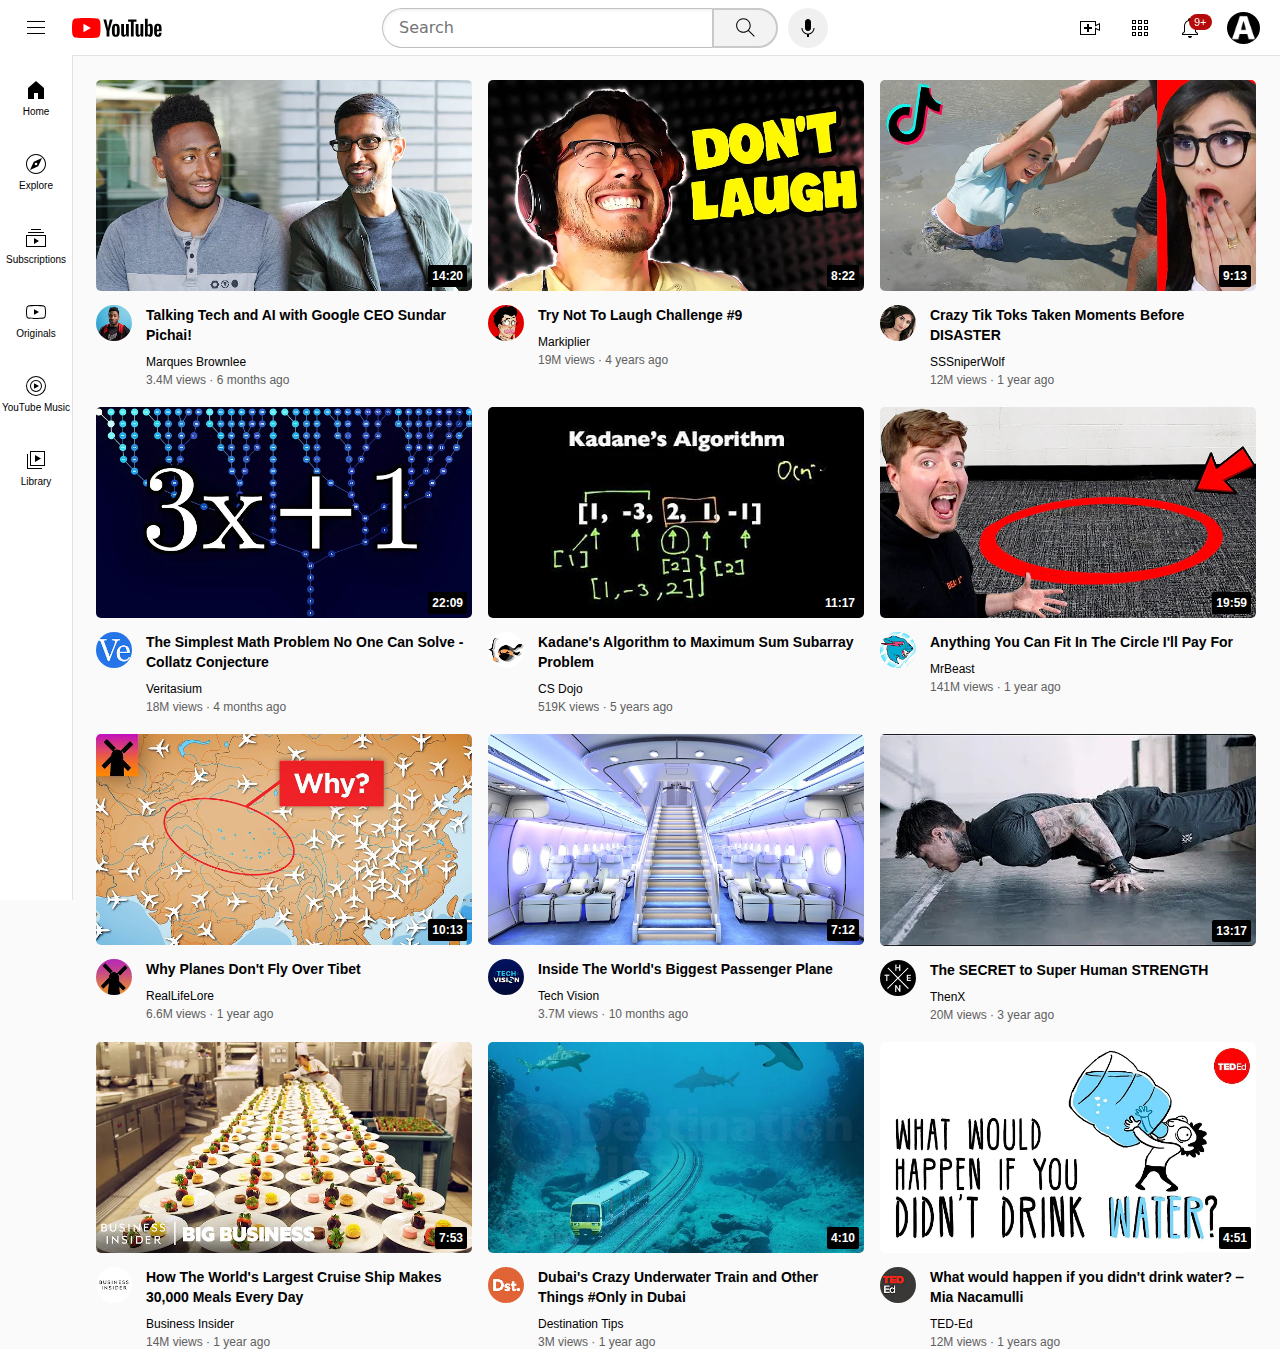
<file: index.html>
<!DOCTYPE html>
<html lang="en">
    <head>
    
        <meta charset="UTF-8">
        <meta name="viewport"
        content="width=device-width, initial-scale=1.0">
        <link rel="stylesheet" href="styles/videos.css">
        <link rel="stylesheet" href="styles/header.css">
        <link rel="stylesheet" href="styles/sidebar.css">
        <link rel="stylesheet" href="styles/general.css">
        <link rel="preconnect" href="https://fonts.googleapis.com">
        <link rel="preconnect" href="https://fonts.gstatic.com" crossorigin>
        <link href="https://fonts.googleapis.com/css2?family=Montserrat:ital,wght@0,100..900;1,100..900&display=swap" rel="stylesheet">
        <title>youtube.com</title>
    
    </head>

    <body>
        <!--Youtube Header Page-->

        <div class="header">

            <!--Header Left Section-->
            <div class="left-section">
                <img class="menu" src="images/header_icons/3-vertical-lines.svg" alt="image">
                <img class="youtube-logo" src="images/header_icons/Youtube-logo.svg" alt="YouTube">
            </div>

            <!--Header Middle Section-->
            <div class="middle-section">
                <input class="search-bar " type="text" placeholder="Search">
                <button class="search-button">
                    <img class="search-button-icon" src="images/header_icons/search-icon.svg" alt="image">
                    <div>
                        <p class="tooltip">
                            Search
                        </p>
                    </div>
                </button>
                <button class="voice-search-button">
                    <img class="voice-search-button-icon" src="images/header_icons/voice-search-icon.svg" alt="image">
                    <div>
                        <p class="tooltip">
                            Search with your voice
                        </p>
                    </div>
                </button>
            </div>

            <!--Header Right Section-->
            <div class="right-section">
                <div class="upload-icon-container">
                    <img class="upload-icon" src="images/header_icons/right-header-icon-1.svg" alt="image">
                    <div>
                        <p class="tooltip">
                            Create
                        </p>
                    </div>
                </div>

                <div class="youtube-apps-icon-container">
                    <img class="youtube-apps-icon" src="images/header_icons/right-header-icon-2.svg" alt="image">
                    <div>
                        <p class="tooltip">
                            YouTube Apps
                        </p>
                    </div>
                </div>

                <div class="notification-icon-container">
                    <img class="notification-icon" src="images/header_icons/right_header_icon_3.svg" alt="image">
                    <div>
                        <p class="tooltip">
                            Notifications
                        </p>
                    </div>
                    <div>
                        <p class="notification-count">
                            9&#43;
                        </p>
                    </div>
                </div>
                <img class="my-channel-icon" src="images/channels/my-channel.png" alt="image">
            </div>
        </div>

        <!--Header End-->



        <!--YouTube Sidebar-->


        <div class="sidebar">

            <!--Sidebar Icon 1-->
            <div class="sidebar-link">
                <img src="images/sidebar_icons/sbi-1.svg" alt="icon">
                <div>
                    <p>
                        Home
                    </p>
                </div>
            </div>

            <!--Sidebar Icon 2-->
            <div class="sidebar-link">
                <img src="images/sidebar_icons/sbi-2.svg" alt="icon">
                <div>
                    <p>
                        Explore
                    </p>
                </div>
            </div>

            <!--Sidebar Icon 3-->
            <div class="sidebar-link">
                <img src="images/sidebar_icons/sbi-3.svg" alt="icon">
                <div>
                    <p>
                        Subscriptions
                    </p>
                </div>
            </div>

            <!--Sidebar Icon 4-->
            <div class="sidebar-link">
                <img src="images/sidebar_icons/sbi-4.svg" alt="icon">
                <div>
                    <p>
                        Originals
                    </p>
                </div>
            </div>

            <!--Sidebar Icon 5-->
            <div class="sidebar-link">
                <img src="images/sidebar_icons/sbi-5.svg" alt="icon">
                <div>
                    <p>
                        YouTube Music
                    </p>
                </div>
            </div>

            <!--Sidebar Icon 6-->
            <div class="sidebar-link">
                <img src="images/sidebar_icons/sbi-6.svg" alt="icon">
                <div>
                    <p>
                        Library
                    </p>
                </div>
            </div>

        </div>

        <!--Sidebar End-->



        <!--YouTube Video Grid-->

        <div class="video-grid">
            
            <!--1st Video Start-->
            <div class="video-card">
                <div class="thumbnail-container">
                    <a href="https://www.youtube.com/watch?v=n2RNcPRtAiY"> <!--Video Link-->
                        <img class="thumbnail" src="images/thumbnails/thumbnail-1.webp"> <!--Video-Thumbnail-->
                    </a>
                    <div class="video-time">
                        <p>
                            14&#58;20
                        </p>
                    </div>
                </div>
                <div class="video-info-grid">
                    <div class="channel-profile-pic-container">
                        <a href="https://www.youtube.com/c/mkbhd"> <!--Channel Link-->
                            <img class="channel-profile-pic" src="images/channels/channel-1-logo.jpeg" alt="channel-1"> <!--Channel-logo-->
                        </a>
                    </div>
                    <div class="video-info">
                        <p class="video-title">
                            <a class="video-link" href="https://www.youtube.com/watch?v=n2RNcPRtAiY"> <!--Video Link-->
                                Talking Tech and AI with Google CEO Sundar Pichai&#33;
                            </a>
                        </p>
                        <p class="channel-name">
                            <a class="channel-link" href="https://www.youtube.com/c/mkbhd"> <!--Channel Link-->
                                Marques Brownlee
                            </a>
                        </p>
                        <p class="video-stats">
                            3.4M views &#183; 6 months ago
                        </p>
                    </div>
                </div>
            </div>
            <!--1st Video End-->


            <!--2nd Video Start-->
            <div class="video-card">
                <div class="thumbnail-container">
                    <a href="https://www.youtube.com/watch?v=mP0RAo9SKZk"> <!--Video Link-->
                        <img class="thumbnail" src="images/thumbnails/thumbnail-2.webp"> <!--Video-Thumbnail-->
                    </a>
                    <div class="video-time"> <!--Video Play Time-->
                        <p>
                            8&#58;22 
                        </p>
                    </div>
                </div>
                <div class="video-info-grid">
                    <div class="channel-profile-pic-container">
                        <a href="https://www.youtube.com/c/markiplier"> <!--Channel Link-->
                            <img class="channel-profile-pic" src="images/channels/channel-2-logo.jpeg" alt="channel-2"> <!--Channel-logo-->
                        </a>
                    </div>
                    <div class="video-info">
                        <p class="video-title">
                            <a class="video-link" href="https://www.youtube.com/watch?v=mP0RAo9SKZk"> <!--Video Link-->
                                Try Not To Laugh Challenge &#35;9
                            </a>
                        </p>
                        <p class="channel-name">
                            <a class="channel-link" href="https://www.youtube.com/c/markiplier"> <!--Channel Link-->
                                Markiplier
                            </a>
                        </p>
                        <p class="video-stats">
                            19M views &#183; 4 years ago
                        </p>
                    </div>
                </div>
            </div>
            <!--2nd Video End-->

            <!--3rd Video Start-->
            <div class="video-card">
                <div class="thumbnail-container">
                    <a href="https://www.youtube.com/watch?v=FgjPQQeTh1w"> <!--Video Link-->
                        <img class="thumbnail" src="images/thumbnails/thumbnail-3.webp"> <!--Video-Thumbnail-->
                    </a>
                    <div class="video-time"> <!--Video Play Time-->
                        <p>
                            9&#58;13
                        </p>
                    </div>
                </div>
                <div class="video-info-grid">
                    <div class="channel-profile-pic-container">
                        <a href="https://www.youtube.com/user/SSSniperWolf"> <!--Channel Link-->
                            <img class="channel-profile-pic" src="images/channels/channel-3-logo.jpeg" alt="channel-3"> <!--Channel-logo-->
                        </a>
                    </div>
                    <div class="video-info">
                        <p class="video-title">
                            <a class="video-link" href="https://www.youtube.com/watch?v=FgjPQQeTh1w"> <!--Video Link-->
                                Crazy Tik Toks Taken Moments Before DISASTER
                            </a>
                        </p>
                        <p class="channel-name">
                            <a class="channel-link" href="https://www.youtube.com/user/SSSniperWolf"> <!--Channel Link-->
                                SSSniperWolf
                            </a>
                        </p>
                        <p class="video-stats">
                            12M views &#183; 1 year ago
                        </p>
                    </div>
                </div>
            </div>
            <!--3rd Video End-->


            <!--4th Video Start-->
            <div class="video-card">
                <div class="thumbnail-container">
                    <a href="https://www.youtube.com/watch?v=094y1Z2wpJg"> <!--Video Link-->
                        <img class="thumbnail" src="images/thumbnails/thumbnail-4.webp"> <!--Video-Thumbnail-->
                    </a>
                    <div class="video-time"> <!--Video Play Time-->
                        <p>
                            22&#58;09 
                        </p>
                    </div>
                </div>
                <div class="video-info-grid">
                    <div class="channel-profile-pic-container">
                        <a href="https://www.youtube.com/c/veritasium"> <!--Channel Link-->
                            <img class="channel-profile-pic" src="images/channels/channel-4-logo.jpeg" alt="channel-1"> <!--Channel-logo-->
                        </a>
                    </div>
                    <div class="video-info">
                        <p class="video-title">
                            <a class="video-link" href="https://www.youtube.com/watch?v=094y1Z2wpJg"> <!--Video Link-->
                                The Simplest Math Problem No One Can Solve - Collatz Conjecture
                            </a>
                        </p>
                        <p class="channel-name">
                            <a class="channel-link" href="https://www.youtube.com/c/veritasium"> <!--Channel Link-->
                                Veritasium
                            </a>
                        </p>
                        <p class="video-stats">
                            18M views &#183; 4 months ago
                        </p>
                    </div>
                </div>
            </div>
            <!--4th Video End-->

            <!--5th Video Start-->
            <div class="video-card">
                <div class="thumbnail-container">
                    <a href="https://www.youtube.com/watch?v=86CQq3pKSUw"> <!--Video Link-->
                        <img class="thumbnail" src="images/thumbnails/thumbnail-5.webp"> <!--Video-Thumbnail-->
                    </a>
                    <div class="video-time"> <!--Video Play Time-->
                        <p>
                            11&#58;17
                        </p>
                    </div>
                </div>
                <div class="video-info-grid">
                    <div class="channel-profile-pic-container">
                        <a href="https://www.youtube.com/c/CSDojo"> <!--Channel Link-->
                            <img class="channel-profile-pic" src="images/channels/channel-5-logo.jpeg" alt="channel-5"> <!--Channel-logo-->
                        </a>
                    </div>
                    <div class="video-info">
                        <p class="video-title">
                            <a class="video-link" href="https://www.youtube.com/watch?v=86CQq3pKSUw"> <!--Video Link-->
                                Kadane&#39;s Algorithm to Maximum Sum Subarray Problem
                            </a>
                        </p>
                        <p class="channel-name">
                            <a class="channel-link" href="https://www.youtube.com/c/CSDojo"> <!--Channel Link-->
                                CS Dojo
                            </a>
                        </p>
                        <p class="video-stats">
                            519K views &#183; 5 years ago
                        </p>
                    </div>
                </div>
            </div>
            <!--5th Video End-->


            <!--6th Video Start-->
            <div class="video-card">
                <div class="thumbnail-container">
                    <a href="https://www.youtube.com/watch?v=yXWw0_UfSFg"> <!--Video Link-->
                        <img class="thumbnail" src="images/thumbnails/thumbnail-6.webp"> <!--Video-Thumbnail-->
                    </a>
                    <div class="video-time"> <!--Video Play Time-->
                        <p>
                            19&#58;59
                        </p>
                    </div>
                </div>
                <div class="video-info-grid">
                    <div class="channel-profile-pic-container">
                        <a href="https://www.youtube.com/channel/UCX6OQ3DkcsbYNE6H8uQQuVA"> <!--Channel Link-->
                            <img class="channel-profile-pic" src="images/channels/channel-6-logo.jpeg" alt="channel-6"> <!--Channel-logo-->
                        </a>
                    </div>
                    <div class="video-info">
                        <p class="video-title">
                            <a class="video-link" href="https://www.youtube.com/watch?v=yXWw0_UfSFg"> <!--Video Link-->
                                Anything You Can Fit In The Circle I&#39;ll Pay For
                            </a>
                        </p>
                        <p class="channel-name">
                            <a class="channel-link" href="https://www.youtube.com/channel/UCX6OQ3DkcsbYNE6H8uQQuVA"> <!--Channel Link-->
                                MrBeast
                            </a>
                        </p>
                        <p class="video-stats">
                            141M views &#183; 1 year ago
                        </p>
                    </div>
                </div>
            </div>
            <!--6th Video End-->


            <!--7th Video Start-->
            <div class="video-card">
                <div class="thumbnail-container">
                    <a href="https://www.youtube.com/watch?v=fNVa1qMbF9Y"> <!--Video Link-->
                        <img class="thumbnail" src="images/thumbnails/thumbnail-7.webp"> <!--Video-Thumbnail-->
                    </a>
                    <div class="video-time">
                        <p>
                            10&#58;13
                        </p>
                    </div>
                </div>
                <div class="video-info-grid">
                    <div class="channel-profile-pic-container">
                        <a href="https://www.youtube.com/channel/UCP5tjEmvPItGyLhmjdwP7Ww"> <!--Channel Link-->
                            <img class="channel-profile-pic" src="images/channels/channel-7-logo.jpeg" alt="channel-7"> <!--Channel-logo-->
                        </a>
                    </div>
                    <div class="video-info">
                        <p class="video-title">
                            <a class="video-link" href="https://www.youtube.com/watch?v=fNVa1qMbF9Y"> <!--Video Link-->
                                Why Planes Don&#39;t Fly Over Tibet
                            </a>
                        </p>
                        <p class="channel-name">
                            <a class="channel-link" href="https://www.youtube.com/channel/UCP5tjEmvPItGyLhmjdwP7Ww"> <!--Channel Link-->
                                RealLifeLore
                            </a>
                        </p>
                        <p class="video-stats">
                            6.6M views &#183; 1 year ago
                        </p>
                    </div>
                </div>
            </div>
            <!--7th Video End-->


            <!--8th Video Start-->
            <div class="video-card">
                <div class="thumbnail-container">
                    <a href="https://www.youtube.com/watch?v=lFm4EM1juls"> <!--Video Link-->
                        <img class="thumbnail" src="images/thumbnails/thumbnail-8.webp"> <!--Video-Thumbnail-->
                    </a>
                    <div class="video-time"> <!--Video Play Time-->
                        <p>
                            7&#58;12
                        </p>
                    </div>
                </div>
                <div class="video-info-grid">
                    <div class="channel-profile-pic-container">
                        <a href="https://www.youtube.com/channel/UCHAK6CyegY22Zj2GWrcaIxg"> <!--Channel Link-->
                            <img class="channel-profile-pic" src="images/channels/channel-8-logo.jpeg" alt="channel-8"> <!--Channel-logo-->
                        </a>
                    </div>
                    <div class="video-info">
                        <p class="video-title">
                            <a class="video-link" href="https://www.youtube.com/watch?v=lFm4EM1juls"> <!--Video Link-->
                                Inside The World&#39;s Biggest Passenger Plane
                            </a>
                        </p>
                        <p class="channel-name">
                            <a class="channel-link" href="https://www.youtube.com/channel/UCHAK6CyegY22Zj2GWrcaIxg"> <!--Channel Link-->
                                Tech Vision
                            </a>
                        </p>
                        <p class="video-stats">
                            3.7M views &#183; 10 months ago
                        </p>
                    </div>
                </div>
            </div>
            <!--8th Video End-->

            <!--9th Video Start-->
            <div class="video-card">
                <div class="thumbnail-container">
                    <a href="https://www.youtube.com/watch?v=ixmxOlcrlUc"> <!--Video Link-->
                        <img class="thumbnail" src="images/thumbnails/thumbnail-9.webp"> <!--Video-Thumbnail-->
                    </a>
                    <div class="video-time"> <!--Video Play Time-->
                        <p>
                            13&#58;17
                        </p>
                    </div>
                </div>
                <div class="video-info-grid">
                    <div class="channel-profile-pic-container">
                        <a href="https://www.youtube.com/c/OFFICIALTHENXSTUDIOS"> <!--Channel Link-->
                            <img class="channel-profile-pic" src="images/channels/channel-9-logo.jpeg" alt="channel-9"> <!--Channel-logo-->
                        </a>
                    </div>
                    <div class="video-info">
                        <p class="video-title">
                            <a class="video-link" href="https://www.youtube.com/watch?v=ixmxOlcrlUc"> <!--Video Link-->
                                The SECRET to Super Human STRENGTH
                            </a>
                        </p>
                        <p class="channel-name">
                            <a class="channel-link" href="https://www.youtube.com/c/OFFICIALTHENXSTUDIOS"> <!--Channel Link-->
                                ThenX
                            </a>
                        </p>
                        <p class="video-stats">
                            20M views &#183; 3 year ago
                        </p>
                    </div>
                </div>
            </div>
            <!--9th Video End-->


            <!--10th Video Start-->
            <div class="video-card">
                <div class="thumbnail-container">
                    <a href="https://www.youtube.com/watch?v=R2vXbFp5C9o"> <!--Video Link-->
                        <img class="thumbnail" src="images/thumbnails/thumbnail-10.webp"> <!--Video-Thumbnail-->
                    </a>
                    <div class="video-time"> <!--Video Play Time-->
                        <p>
                            7&#58;53 
                        </p>
                    </div>
                </div>
                <div class="video-info-grid">
                    <div class="channel-profile-pic-container">
                        <a href="https://www.youtube.com/user/businessinsider"> <!--Channel Link-->
                            <img class="channel-profile-pic" src="images/channels/channel-10-logo.jpeg" alt="channel-10"> <!--Channel-logo-->
                        </a>
                    </div>
                    <div class="video-info">
                        <p class="video-title">
                            <a class="video-link" href="https://www.youtube.com/watch?v=R2vXbFp5C9o"> <!--Video Link-->
                                How The World&#39;s Largest Cruise Ship Makes 30&#44;000 Meals Every Day
                            </a>
                        </p>
                        <p class="channel-name">
                            <a class="channel-link" href="https://www.youtube.com/user/businessinsider"> <!--Channel Link-->
                                Business Insider
                            </a>
                        </p>
                        <p class="video-stats">
                            14M views &#183; 1 year ago
                        </p>
                    </div>
                </div>
            </div>
            <!--10th Video End-->

            <!--11th Video Start-->
            <div class="video-card">
                <div class="thumbnail-container">
                    <a href="https://www.youtube.com/watch?v=0nZuYyXET3s"> <!--Video Link-->
                        <img class="thumbnail" src="images/thumbnails/thumbnail-11.webp"> <!--Video-Thumbnail-->
                    </a>
                    <div class="video-time"> <!--Video Play Time-->
                        <p>
                            4&#58;10
                        </p>
                    </div>
                </div>
                <div class="video-info-grid">
                    <div class="channel-profile-pic-container">
                        <a href="https://www.youtube.com/c/Destinationtips"> <!--Channel Link-->
                            <img class="channel-profile-pic" src="images/channels/channel-11-logo.jpeg" alt="channel-11"> <!--Channel-logo-->
                        </a>
                    </div>
                    <div class="video-info">
                        <p class="video-title">
                            <a class="video-link" href="https://www.youtube.com/watch?v=0nZuYyXET3s"> <!--Video Link-->
                                Dubai&#39;s Crazy Underwater Train and Other Things &#35;Only in Dubai
                            </a>
                        </p>
                        <p class="channel-name">
                            <a class="channel-link" href="https://www.youtube.com/c/Destinationtips"> <!--Channel Link-->
                                Destination Tips
                            </a>
                        </p>
                        <p class="video-stats">
                            3M views &#183; 1 year ago
                        </p>
                    </div>
                </div>
            </div>
            <!--11th Video End-->


            <!--12th Video Start-->
            <div class="video-card">
                <div class="thumbnail-container">
                    <a href="https://www.youtube.com/watch?v=9iMGFqMmUFs"> <!--Video Link-->
                        <img class="thumbnail" src="images/thumbnails/thumbnail-12.webp"> <!--Video-Thumbnail-->
                    </a>
                    <div class="video-time"> <!--Video Play Time-->
                        <p>
                            4&#58;51
                        </p>
                    </div>
                </div>
                <div class="video-info-grid">
                    <div class="channel-profile-pic-container">
                        <a href="https://www.youtube.com/teded"> <!--Channel Link-->
                            <img class="channel-profile-pic" src="images/channels/channel-12-logo.jpeg" alt="channel-12"> <!--Channel-logo-->
                        </a>
                    </div>
                    <div class="video-info">
                        <p class="video-title">
                            <a class="video-link" href="https://www.youtube.com/watch?v=9iMGFqMmUFs"> <!--Video Link-->
                                What would happen if you didn&#39;t drink water&#63; &#8210; Mia Nacamulli
                            </a>
                        </p>
                        <p class="channel-name">
                            <a class="channel-link" href="https://www.youtube.com/teded"> <!--Channel Link-->
                                TED&#8209;Ed
                            </a>
                        </p>
                        <p class="video-stats">
                            12M views &#183; 1 years ago
                        </p>
                    </div>
                </div>
            </div>
            <!--12th Video End-->
        </div>
    </body>
</html>
</file>
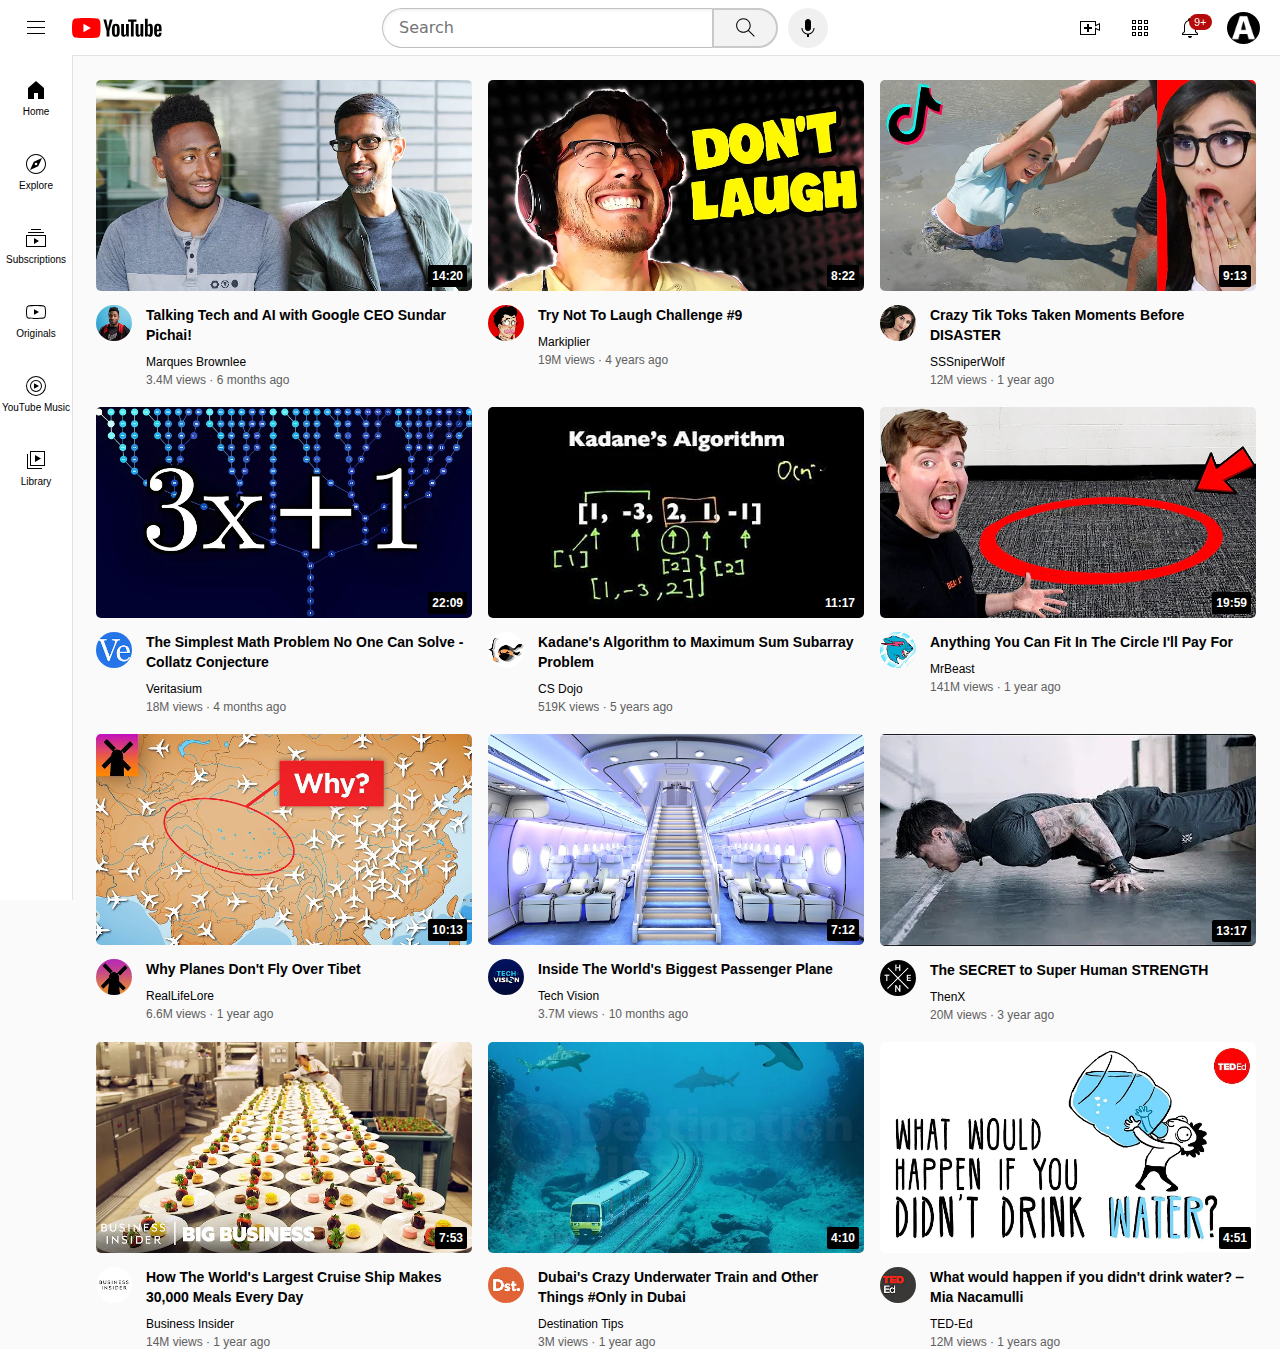
<file: youtube.html>
<!DOCTYPE html>
<html lang="en">
    <head>
    
        <meta charset="UTF-8">
        <meta name="viewport"
        content="width=device-width, initial-scale=1.0">
        <link rel="stylesheet" href="styles/videos.css">
        <link rel="stylesheet" href="styles/header.css">
        <link rel="stylesheet" href="styles/sidebar.css">
        <link rel="stylesheet" href="styles/general.css">
        <link rel="preconnect" href="https://fonts.googleapis.com">
        <link rel="preconnect" href="https://fonts.gstatic.com" crossorigin>
        <link href="https://fonts.googleapis.com/css2?family=Montserrat:ital,wght@0,100..900;1,100..900&display=swap" rel="stylesheet">
        <title>youtube.com</title>
    
    </head>

    <body>
        <!--Youtube Header Page-->

        <div class="header">

            <!--Header Left Section-->
            <div class="left-section">
                <img class="menu" src="images/header_icons/3-vertical-lines.svg" alt="image">
                <img class="youtube-logo" src="images/header_icons/Youtube-logo.svg" alt="YouTube">
            </div>

            <!--Header Middle Section-->
            <div class="middle-section">
                <input class="search-bar " type="text" placeholder="Search">
                <button class="search-button">
                    <img class="search-button-icon" src="images/header_icons/search-icon.svg" alt="image">
                    <div>
                        <p class="tooltip">
                            Search
                        </p>
                    </div>
                </button>
                <button class="voice-search-button">
                    <img class="voice-search-button-icon" src="images/header_icons/voice-search-icon.svg" alt="image">
                    <div>
                        <p class="tooltip">
                            Search with your voice
                        </p>
                    </div>
                </button>
            </div>

            <!--Header Right Section-->
            <div class="right-section">
                <div class="upload-icon-container">
                    <img class="upload-icon" src="images/header_icons/right-header-icon-1.svg" alt="image">
                    <div>
                        <p class="tooltip">
                            Create
                        </p>
                    </div>
                </div>

                <div class="youtube-apps-icon-container">
                    <img class="youtube-apps-icon" src="images/header_icons/right-header-icon-2.svg" alt="image">
                    <div>
                        <p class="tooltip">
                            YouTube Apps
                        </p>
                    </div>
                </div>

                <div class="notification-icon-container">
                    <img class="notification-icon" src="images/header_icons/right_header_icon_3.svg" alt="image">
                    <div>
                        <p class="tooltip">
                            Notifications
                        </p>
                    </div>
                    <div>
                        <p class="notification-count">
                            9&#43;
                        </p>
                    </div>
                </div>
                <img class="my-channel-icon" src="images/channels/my-channel.png" alt="image">
            </div>
        </div>

        <!--Header End-->



        <!--YouTube Sidebar-->


        <div class="sidebar">

            <!--Sidebar Icon 1-->
            <div class="sidebar-link">
                <img src="images/sidebar_icons/sbi-1.svg" alt="icon">
                <div>
                    <p>
                        Home
                    </p>
                </div>
            </div>

            <!--Sidebar Icon 2-->
            <div class="sidebar-link">
                <img src="images/sidebar_icons/sbi-2.svg" alt="icon">
                <div>
                    <p>
                        Explore
                    </p>
                </div>
            </div>

            <!--Sidebar Icon 3-->
            <div class="sidebar-link">
                <img src="images/sidebar_icons/sbi-3.svg" alt="icon">
                <div>
                    <p>
                        Subscriptions
                    </p>
                </div>
            </div>

            <!--Sidebar Icon 4-->
            <div class="sidebar-link">
                <img src="images/sidebar_icons/sbi-4.svg" alt="icon">
                <div>
                    <p>
                        Originals
                    </p>
                </div>
            </div>

            <!--Sidebar Icon 5-->
            <div class="sidebar-link">
                <img src="images/sidebar_icons/sbi-5.svg" alt="icon">
                <div>
                    <p>
                        YouTube Music
                    </p>
                </div>
            </div>

            <!--Sidebar Icon 6-->
            <div class="sidebar-link">
                <img src="images/sidebar_icons/sbi-6.svg" alt="icon">
                <div>
                    <p>
                        Library
                    </p>
                </div>
            </div>

        </div>

        <!--Sidebar End-->



        <!--YouTube Video Grid-->

        <div class="video-grid">
            
            <!--1st Video Start-->
            <div class="video-card">
                <div class="thumbnail-container">
                    <a href="https://www.youtube.com/watch?v=n2RNcPRtAiY"> <!--Video Link-->
                        <img class="thumbnail" src="images/thumbnails/thumbnail-1.webp"> <!--Video-Thumbnail-->
                    </a>
                    <div class="video-time">
                        <p>
                            14&#58;20
                        </p>
                    </div>
                </div>
                <div class="video-info-grid">
                    <div class="channel-profile-pic-container">
                        <a href="https://www.youtube.com/c/mkbhd"> <!--Channel Link-->
                            <img class="channel-profile-pic" src="images/channels/channel-1-logo.jpeg" alt="channel-1"> <!--Channel-logo-->
                        </a>
                    </div>
                    <div class="video-info">
                        <p class="video-title">
                            <a class="video-link" href="https://www.youtube.com/watch?v=n2RNcPRtAiY"> <!--Video Link-->
                                Talking Tech and AI with Google CEO Sundar Pichai&#33;
                            </a>
                        </p>
                        <p class="channel-name">
                            <a class="channel-link" href="https://www.youtube.com/c/mkbhd"> <!--Channel Link-->
                                Marques Brownlee
                            </a>
                        </p>
                        <p class="video-stats">
                            3.4M views &#183; 6 months ago
                        </p>
                    </div>
                </div>
            </div>
            <!--1st Video End-->


            <!--2nd Video Start-->
            <div class="video-card">
                <div class="thumbnail-container">
                    <a href="https://www.youtube.com/watch?v=mP0RAo9SKZk"> <!--Video Link-->
                        <img class="thumbnail" src="images/thumbnails/thumbnail-2.webp"> <!--Video-Thumbnail-->
                    </a>
                    <div class="video-time"> <!--Video Play Time-->
                        <p>
                            8&#58;22 
                        </p>
                    </div>
                </div>
                <div class="video-info-grid">
                    <div class="channel-profile-pic-container">
                        <a href="https://www.youtube.com/c/markiplier"> <!--Channel Link-->
                            <img class="channel-profile-pic" src="images/channels/channel-2-logo.jpeg" alt="channel-2"> <!--Channel-logo-->
                        </a>
                    </div>
                    <div class="video-info">
                        <p class="video-title">
                            <a class="video-link" href="https://www.youtube.com/watch?v=mP0RAo9SKZk"> <!--Video Link-->
                                Try Not To Laugh Challenge &#35;9
                            </a>
                        </p>
                        <p class="channel-name">
                            <a class="channel-link" href="https://www.youtube.com/c/markiplier"> <!--Channel Link-->
                                Markiplier
                            </a>
                        </p>
                        <p class="video-stats">
                            19M views &#183; 4 years ago
                        </p>
                    </div>
                </div>
            </div>
            <!--2nd Video End-->

            <!--3rd Video Start-->
            <div class="video-card">
                <div class="thumbnail-container">
                    <a href="https://www.youtube.com/watch?v=FgjPQQeTh1w"> <!--Video Link-->
                        <img class="thumbnail" src="images/thumbnails/thumbnail-3.webp"> <!--Video-Thumbnail-->
                    </a>
                    <div class="video-time"> <!--Video Play Time-->
                        <p>
                            9&#58;13
                        </p>
                    </div>
                </div>
                <div class="video-info-grid">
                    <div class="channel-profile-pic-container">
                        <a href="https://www.youtube.com/user/SSSniperWolf"> <!--Channel Link-->
                            <img class="channel-profile-pic" src="images/channels/channel-3-logo.jpeg" alt="channel-3"> <!--Channel-logo-->
                        </a>
                    </div>
                    <div class="video-info">
                        <p class="video-title">
                            <a class="video-link" href="https://www.youtube.com/watch?v=FgjPQQeTh1w"> <!--Video Link-->
                                Crazy Tik Toks Taken Moments Before DISASTER
                            </a>
                        </p>
                        <p class="channel-name">
                            <a class="channel-link" href="https://www.youtube.com/user/SSSniperWolf"> <!--Channel Link-->
                                SSSniperWolf
                            </a>
                        </p>
                        <p class="video-stats">
                            12M views &#183; 1 year ago
                        </p>
                    </div>
                </div>
            </div>
            <!--3rd Video End-->


            <!--4th Video Start-->
            <div class="video-card">
                <div class="thumbnail-container">
                    <a href="https://www.youtube.com/watch?v=094y1Z2wpJg"> <!--Video Link-->
                        <img class="thumbnail" src="images/thumbnails/thumbnail-4.webp"> <!--Video-Thumbnail-->
                    </a>
                    <div class="video-time"> <!--Video Play Time-->
                        <p>
                            22&#58;09 
                        </p>
                    </div>
                </div>
                <div class="video-info-grid">
                    <div class="channel-profile-pic-container">
                        <a href="https://www.youtube.com/c/veritasium"> <!--Channel Link-->
                            <img class="channel-profile-pic" src="images/channels/channel-4-logo.jpeg" alt="channel-1"> <!--Channel-logo-->
                        </a>
                    </div>
                    <div class="video-info">
                        <p class="video-title">
                            <a class="video-link" href="https://www.youtube.com/watch?v=094y1Z2wpJg"> <!--Video Link-->
                                The Simplest Math Problem No One Can Solve - Collatz Conjecture
                            </a>
                        </p>
                        <p class="channel-name">
                            <a class="channel-link" href="https://www.youtube.com/c/veritasium"> <!--Channel Link-->
                                Veritasium
                            </a>
                        </p>
                        <p class="video-stats">
                            18M views &#183; 4 months ago
                        </p>
                    </div>
                </div>
            </div>
            <!--4th Video End-->

            <!--5th Video Start-->
            <div class="video-card">
                <div class="thumbnail-container">
                    <a href="https://www.youtube.com/watch?v=86CQq3pKSUw"> <!--Video Link-->
                        <img class="thumbnail" src="images/thumbnails/thumbnail-5.webp"> <!--Video-Thumbnail-->
                    </a>
                    <div class="video-time"> <!--Video Play Time-->
                        <p>
                            11&#58;17
                        </p>
                    </div>
                </div>
                <div class="video-info-grid">
                    <div class="channel-profile-pic-container">
                        <a href="https://www.youtube.com/c/CSDojo"> <!--Channel Link-->
                            <img class="channel-profile-pic" src="images/channels/channel-5-logo.jpeg" alt="channel-5"> <!--Channel-logo-->
                        </a>
                    </div>
                    <div class="video-info">
                        <p class="video-title">
                            <a class="video-link" href="https://www.youtube.com/watch?v=86CQq3pKSUw"> <!--Video Link-->
                                Kadane&#39;s Algorithm to Maximum Sum Subarray Problem
                            </a>
                        </p>
                        <p class="channel-name">
                            <a class="channel-link" href="https://www.youtube.com/c/CSDojo"> <!--Channel Link-->
                                CS Dojo
                            </a>
                        </p>
                        <p class="video-stats">
                            519K views &#183; 5 years ago
                        </p>
                    </div>
                </div>
            </div>
            <!--5th Video End-->


            <!--6th Video Start-->
            <div class="video-card">
                <div class="thumbnail-container">
                    <a href="https://www.youtube.com/watch?v=yXWw0_UfSFg"> <!--Video Link-->
                        <img class="thumbnail" src="images/thumbnails/thumbnail-6.webp"> <!--Video-Thumbnail-->
                    </a>
                    <div class="video-time"> <!--Video Play Time-->
                        <p>
                            19&#58;59
                        </p>
                    </div>
                </div>
                <div class="video-info-grid">
                    <div class="channel-profile-pic-container">
                        <a href="https://www.youtube.com/channel/UCX6OQ3DkcsbYNE6H8uQQuVA"> <!--Channel Link-->
                            <img class="channel-profile-pic" src="images/channels/channel-6-logo.jpeg" alt="channel-6"> <!--Channel-logo-->
                        </a>
                    </div>
                    <div class="video-info">
                        <p class="video-title">
                            <a class="video-link" href="https://www.youtube.com/watch?v=yXWw0_UfSFg"> <!--Video Link-->
                                Anything You Can Fit In The Circle I&#39;ll Pay For
                            </a>
                        </p>
                        <p class="channel-name">
                            <a class="channel-link" href="https://www.youtube.com/channel/UCX6OQ3DkcsbYNE6H8uQQuVA"> <!--Channel Link-->
                                MrBeast
                            </a>
                        </p>
                        <p class="video-stats">
                            141M views &#183; 1 year ago
                        </p>
                    </div>
                </div>
            </div>
            <!--6th Video End-->


            <!--7th Video Start-->
            <div class="video-card">
                <div class="thumbnail-container">
                    <a href="https://www.youtube.com/watch?v=fNVa1qMbF9Y"> <!--Video Link-->
                        <img class="thumbnail" src="images/thumbnails/thumbnail-7.webp"> <!--Video-Thumbnail-->
                    </a>
                    <div class="video-time">
                        <p>
                            10&#58;13
                        </p>
                    </div>
                </div>
                <div class="video-info-grid">
                    <div class="channel-profile-pic-container">
                        <a href="https://www.youtube.com/channel/UCP5tjEmvPItGyLhmjdwP7Ww"> <!--Channel Link-->
                            <img class="channel-profile-pic" src="images/channels/channel-7-logo.jpeg" alt="channel-7"> <!--Channel-logo-->
                        </a>
                    </div>
                    <div class="video-info">
                        <p class="video-title">
                            <a class="video-link" href="https://www.youtube.com/watch?v=fNVa1qMbF9Y"> <!--Video Link-->
                                Why Planes Don&#39;t Fly Over Tibet
                            </a>
                        </p>
                        <p class="channel-name">
                            <a class="channel-link" href="https://www.youtube.com/channel/UCP5tjEmvPItGyLhmjdwP7Ww"> <!--Channel Link-->
                                RealLifeLore
                            </a>
                        </p>
                        <p class="video-stats">
                            6.6M views &#183; 1 year ago
                        </p>
                    </div>
                </div>
            </div>
            <!--7th Video End-->


            <!--8th Video Start-->
            <div class="video-card">
                <div class="thumbnail-container">
                    <a href="https://www.youtube.com/watch?v=lFm4EM1juls"> <!--Video Link-->
                        <img class="thumbnail" src="images/thumbnails/thumbnail-8.webp"> <!--Video-Thumbnail-->
                    </a>
                    <div class="video-time"> <!--Video Play Time-->
                        <p>
                            7&#58;12
                        </p>
                    </div>
                </div>
                <div class="video-info-grid">
                    <div class="channel-profile-pic-container">
                        <a href="https://www.youtube.com/channel/UCHAK6CyegY22Zj2GWrcaIxg"> <!--Channel Link-->
                            <img class="channel-profile-pic" src="images/channels/channel-8-logo.jpeg" alt="channel-8"> <!--Channel-logo-->
                        </a>
                    </div>
                    <div class="video-info">
                        <p class="video-title">
                            <a class="video-link" href="https://www.youtube.com/watch?v=lFm4EM1juls"> <!--Video Link-->
                                Inside The World&#39;s Biggest Passenger Plane
                            </a>
                        </p>
                        <p class="channel-name">
                            <a class="channel-link" href="https://www.youtube.com/channel/UCHAK6CyegY22Zj2GWrcaIxg"> <!--Channel Link-->
                                Tech Vision
                            </a>
                        </p>
                        <p class="video-stats">
                            3.7M views &#183; 10 months ago
                        </p>
                    </div>
                </div>
            </div>
            <!--8th Video End-->

            <!--9th Video Start-->
            <div class="video-card">
                <div class="thumbnail-container">
                    <a href="https://www.youtube.com/watch?v=ixmxOlcrlUc"> <!--Video Link-->
                        <img class="thumbnail" src="images/thumbnails/thumbnail-9.webp"> <!--Video-Thumbnail-->
                    </a>
                    <div class="video-time"> <!--Video Play Time-->
                        <p>
                            13&#58;17
                        </p>
                    </div>
                </div>
                <div class="video-info-grid">
                    <div class="channel-profile-pic-container">
                        <a href="https://www.youtube.com/c/OFFICIALTHENXSTUDIOS"> <!--Channel Link-->
                            <img class="channel-profile-pic" src="images/channels/channel-9-logo.jpeg" alt="channel-9"> <!--Channel-logo-->
                        </a>
                    </div>
                    <div class="video-info">
                        <p class="video-title">
                            <a class="video-link" href="https://www.youtube.com/watch?v=ixmxOlcrlUc"> <!--Video Link-->
                                The SECRET to Super Human STRENGTH
                            </a>
                        </p>
                        <p class="channel-name">
                            <a class="channel-link" href="https://www.youtube.com/c/OFFICIALTHENXSTUDIOS"> <!--Channel Link-->
                                ThenX
                            </a>
                        </p>
                        <p class="video-stats">
                            20M views &#183; 3 year ago
                        </p>
                    </div>
                </div>
            </div>
            <!--9th Video End-->


            <!--10th Video Start-->
            <div class="video-card">
                <div class="thumbnail-container">
                    <a href="https://www.youtube.com/watch?v=R2vXbFp5C9o"> <!--Video Link-->
                        <img class="thumbnail" src="images/thumbnails/thumbnail-10.webp"> <!--Video-Thumbnail-->
                    </a>
                    <div class="video-time"> <!--Video Play Time-->
                        <p>
                            7&#58;53 
                        </p>
                    </div>
                </div>
                <div class="video-info-grid">
                    <div class="channel-profile-pic-container">
                        <a href="https://www.youtube.com/user/businessinsider"> <!--Channel Link-->
                            <img class="channel-profile-pic" src="images/channels/channel-10-logo.jpeg" alt="channel-10"> <!--Channel-logo-->
                        </a>
                    </div>
                    <div class="video-info">
                        <p class="video-title">
                            <a class="video-link" href="https://www.youtube.com/watch?v=R2vXbFp5C9o"> <!--Video Link-->
                                How The World&#39;s Largest Cruise Ship Makes 30&#44;000 Meals Every Day
                            </a>
                        </p>
                        <p class="channel-name">
                            <a class="channel-link" href="https://www.youtube.com/user/businessinsider"> <!--Channel Link-->
                                Business Insider
                            </a>
                        </p>
                        <p class="video-stats">
                            14M views &#183; 1 year ago
                        </p>
                    </div>
                </div>
            </div>
            <!--10th Video End-->

            <!--11th Video Start-->
            <div class="video-card">
                <div class="thumbnail-container">
                    <a href="https://www.youtube.com/watch?v=0nZuYyXET3s"> <!--Video Link-->
                        <img class="thumbnail" src="images/thumbnails/thumbnail-11.webp"> <!--Video-Thumbnail-->
                    </a>
                    <div class="video-time"> <!--Video Play Time-->
                        <p>
                            4&#58;10
                        </p>
                    </div>
                </div>
                <div class="video-info-grid">
                    <div class="channel-profile-pic-container">
                        <a href="https://www.youtube.com/c/Destinationtips"> <!--Channel Link-->
                            <img class="channel-profile-pic" src="images/channels/channel-11-logo.jpeg" alt="channel-11"> <!--Channel-logo-->
                        </a>
                    </div>
                    <div class="video-info">
                        <p class="video-title">
                            <a class="video-link" href="https://www.youtube.com/watch?v=0nZuYyXET3s"> <!--Video Link-->
                                Dubai&#39;s Crazy Underwater Train and Other Things &#35;Only in Dubai
                            </a>
                        </p>
                        <p class="channel-name">
                            <a class="channel-link" href="https://www.youtube.com/c/Destinationtips"> <!--Channel Link-->
                                Destination Tips
                            </a>
                        </p>
                        <p class="video-stats">
                            3M views &#183; 1 year ago
                        </p>
                    </div>
                </div>
            </div>
            <!--11th Video End-->


            <!--12th Video Start-->
            <div class="video-card">
                <div class="thumbnail-container">
                    <a href="https://www.youtube.com/watch?v=9iMGFqMmUFs"> <!--Video Link-->
                        <img class="thumbnail" src="images/thumbnails/thumbnail-12.webp"> <!--Video-Thumbnail-->
                    </a>
                    <div class="video-time"> <!--Video Play Time-->
                        <p>
                            4&#58;51
                        </p>
                    </div>
                </div>
                <div class="video-info-grid">
                    <div class="channel-profile-pic-container">
                        <a href="https://www.youtube.com/teded"> <!--Channel Link-->
                            <img class="channel-profile-pic" src="images/channels/channel-12-logo.jpeg" alt="channel-12"> <!--Channel-logo-->
                        </a>
                    </div>
                    <div class="video-info">
                        <p class="video-title">
                            <a class="video-link" href="https://www.youtube.com/watch?v=9iMGFqMmUFs"> <!--Video Link-->
                                What would happen if you didn&#39;t drink water&#63; &#8210; Mia Nacamulli
                            </a>
                        </p>
                        <p class="channel-name">
                            <a class="channel-link" href="https://www.youtube.com/teded"> <!--Channel Link-->
                                TED&#8209;Ed
                            </a>
                        </p>
                        <p class="video-stats">
                            12M views &#183; 1 years ago
                        </p>
                    </div>
                </div>
            </div>
            <!--12th Video End-->
        </div>
    </body>
</html>
</file>
<file: styles/videos.css>
.thumbnail{
    width: 100%;
    border: none;
    border-radius: 5px;
}

.video-info-grid{
    display: grid;
    grid-template-columns: 50px 1fr;
    margin-top: 10px;
    cursor: pointer;
}

.channel-profile-pic{
    width: 36px;
    height: 36px;
    margin-top: 0px;
    border-radius: 50%;
}

.video-title{
    font-size: 14px;
    font-weight: 550;
    line-height: 20px;
    margin-bottom: 10px;
}   

.channel-name{
    font-size: 12px;
    color: rgb(96, 96, 96);
    margin-bottom: 4px;
}

.video-stats{
    font-size: 12px;
    color: rgb(96, 96, 96);
}

.video-grid{
    display: grid;
    grid-template-columns: repeat(auto-fill, minmax(300px, 1fr));
    column-gap: 16px;
    row-gap: 20px;
}

.channel-profile-pic-container{
    width: 50px;
} 

.thumbnail-container{
    position: relative;
    margin-bottom: 8px;
}

.video-time{
    background-color: black;
    color: white;
    position: absolute;
    bottom: 8px;
    right: 5px;
    font-size: 12px;
    font-weight: 550;
    padding: 4px 4px;
    border-radius: 2px;
}
</file>
<file: styles/header.css>
.header{
    height: 55px;
    display: flex;
    background-color: white;
    flex-direction: row;
    justify-content: space-between;
    justify-content: center;
    align-items: center;
    position: fixed;
    z-index: 100;
    top: 0px;
    left: 0px;
    right: 0px;
    border-bottom: 1px solid rgb(226, 226, 226);
}

.left-section{  
    display: flex;
    align-items: center;
}

.middle-section{
    flex: 1;
    margin-left: 220px;
    margin-right: 250px;
    min-width: 300px;
    display: flex;
    align-items: center;
} 


.menu{
    height: 24px;
    margin-left: 24px;
    margin-right: 24px;
}

.youtube-logo{
    height: 20px;
}

.search-button{
    height: 40px;
    border-top-right-radius: 50px;
    border-bottom-right-radius: 50px;
    width: 66px;
    display: flex;
    align-items: center;
    justify-content: center;
    background-color: rgb(243, 243, 243);
    border: 2px solid rgb(201, 201, 201);
    margin-left: -1px;
    margin-right: 10px;
}

.search-button,
.voice-search-button,
.upload-icon-container,
.youtube-apps-icon-container,
.notification-icon-container
{
    position: relative;
    display: flex;
    justify-content: center;
    align-items: center;
}

.search-button .tooltip{
    position: absolute;
    background-color: grey;
    color: white;
    padding: 4px 8px;
    border-radius: 2px;
    font-size: 12px;
    bottom: -30px;
    right: 4px;
    opacity: 0;
    transition: opacity 150ms;
    pointer-events: none;
    white-space: nowrap;
}

.voice-search-button .tooltip{
    position: absolute;
    background-color: grey;
    color: white;
    padding: 4px 8px;
    border-radius: 2px;
    font-size: 12px;
    bottom: -30px;
    right: -50px;
    opacity: 0;
    transition: opacity 150ms;
    pointer-events: none;
    white-space: nowrap;
}

.upload-icon-container .tooltip{
    position: absolute;
    background-color: grey;
    color: white;
    padding: 4px 8px;
    border-radius: 2px;
    font-size: 12px;
    bottom: -30px;
    right: -12px;
    opacity: 0;
    transition: opacity 150ms;
    pointer-events: none;
    white-space: nowrap;
}

.youtube-apps-icon-container .tooltip{
    position: absolute;
    background-color: grey;
    color: white;
    padding: 4px 8px;
    border-radius: 2px;
    font-size: 12px;
    bottom: -30px;
    right: -34px;
    opacity: 0;
    transition: opacity 150ms;
    pointer-events: none;
    white-space: nowrap;
}

.notification-icon-container .tooltip{
    position: absolute;
    background-color: grey;
    color: white;
    padding: 4px 8px;
    border-radius: 2px;
    font-size: 12px;
    bottom: -30px;
    right: -30px;
    opacity: 0;
    transition: opacity 150ms;
    pointer-events: none;
    white-space: nowrap;
}

.search-button:hover .tooltip,
.voice-search-button:hover .tooltip,
.upload-icon-container:hover .tooltip,
.youtube-apps-icon-container:hover .tooltip,
.notification-icon-container:hover .tooltip{
    opacity: 1;
}
 
.search-button-icon{
    height: 25px;
}

.search-bar{
    flex: 1;
    height: 36px;
    padding-left: 16px;
    font-size: 16px;
    border: 1px solid rgb(192, 192, 192);
    border-radius: 2px;
    box-shadow: inset 1px 2px 3px rgba(0, 0, 0, 0.05);
    border-top-left-radius: 50px;
    border-bottom-left-radius: 50px;
}

.search-bar::placeholder{
    font-size: 16px;
    font-family: system-ui, -apple-system, BlinkMacSystemFont, 'Segoe UI', Roboto, Oxygen, Ubuntu, Cantarell, 'Open Sans', 'Helvetica Neue', sans-serif;
}

.voice-search-button{
    height: 40px;
    width: 40px;
    border-radius: 50%;
    border: none;
    background-color: rgb(240, 240, 240);
}

.voice-search-button-icon{
    height: 24px;
    background-color: rgb(240, 240, 240);
}

.upload-icon{
    height: 24px;
}

.youtube-apps-icon{
    height: 24px;
}

.notification-icon{
    height: 24px;
}

.notification-icon-container{
    position: relative;
}

.notification-count{
    position: absolute;
    top: -2px;
    right: -10px;
    background-color: rgb(182, 9, 9);
    color: white;
    font-size: 11px;
    padding: 2px 5px;
    border-radius: 10px;
}

.my-channel-icon{
    height: 32px;
    border-radius: 50%;
}

.right-section{
    width: 182px;
    display: flex;
    align-items: center;
    justify-content: space-between;
    margin-right: 20px;
    flex-shrink: 0;
}
</file>
<file: styles/sidebar.css>
.sidebar{
    position: fixed;
    left: 0px;
    bottom: 0px;
    top: 55px;
    background-color: white;
    width: 72px;
    border-right: 1px solid rgb(226, 226, 226);
    z-index: 200;
    padding-top: 5px;
}

.sidebar-link{
    background-color: white;
    height: 74px;
    display: flex;
    justify-content: center;
    align-items: center;
    flex-direction: column;
    cursor: pointer;
}

.sidebar-link:hover{
    background-color: rgb(235, 235, 235);
}

.sidebar-link img{
    height: 24px;
    margin-bottom: 4px;
}

.sidebar-link p{
    font-size: 10px;

}
</file>
<file: styles/general.css>
a{
    text-decoration: none;
    color: black;
    font-family: Roboto, Arial, sans-serif;
}

p{
    font-family: Roboto, Arial, sans-serif;
    margin: 0px 0px;
}

body{
    margin: 0px 0px;
    padding-top: 80px;
    padding-left: 96px;
    padding-right: 24px;
    background-color: rgb(250, 250, 250);
}
</file>
